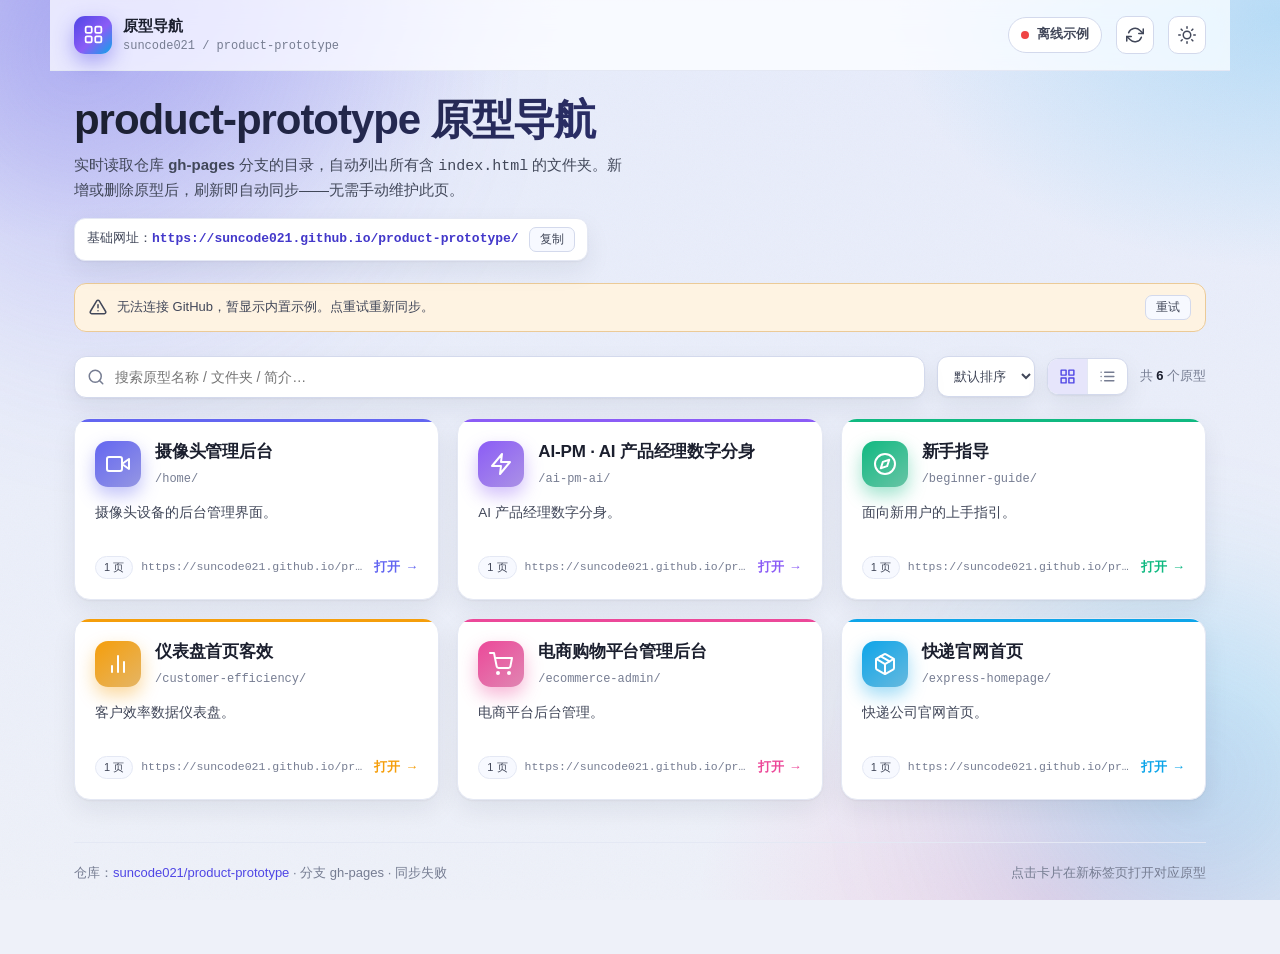
<file: index.html>
<!DOCTYPE html>
<html lang="zh-CN" data-theme="light">
<head>
<meta charset="UTF-8" />
<meta name="viewport" content="width=device-width, initial-scale=1.0" />
<title>product-prototype · 原型导航</title>
<meta name="description" content="个人原型仓库导航页，实时同步 gh-pages 分支下的原型文件夹。" />
<style>
  :root {
    --bg: #eef1f9;
    --bg2: #e7ecfb;
    --surface: #ffffff;
    --surface-2: #f7f9ff;
    --overlay: rgba(255, 255, 255, .72);
    --scrim: rgba(20, 22, 40, .42);
    --ink: #1b1f2e;
    --ink-soft: #414759;
    --muted: #767d92;
    --line: #e4e8f4;
    --line-strong: #d3d9ec;
    --brand: #4f46e5;
    --brand-ink: #4338ca;
    --success: #10b981;
    --warning: #f59e0b;
    --danger: #ef4444;
    --info: #0ea5e9;
    --shadow: 0 1px 2px rgba(16, 24, 40, .05), 0 10px 26px rgba(16, 24, 40, .07);
    --shadow-hover: 0 6px 14px rgba(16, 24, 40, .10), 0 22px 48px rgba(16, 24, 40, .16);
    --radius: 16px;
    --scroll-track: #e6eaf6;
    --scroll-thumb: #c2c9e4;
    --scroll-thumb-hover: #a7b0da;
  }
  [data-theme="dark"] {
    --bg: #0c0e1a;
    --bg2: #10132a;
    --surface: #161a2e;
    --surface-2: #1b2038;
    --overlay: rgba(22, 26, 46, .72);
    --scrim: rgba(0, 0, 0, .6);
    --ink: #eef1fb;
    --ink-soft: #c3c9de;
    --muted: #8b93b0;
    --line: #262c46;
    --line-strong: #333a5c;
    --brand: #8b8bff;
    --brand-ink: #a5a5ff;
    --shadow: 0 1px 2px rgba(0, 0, 0, .4), 0 12px 30px rgba(0, 0, 0, .5);
    --shadow-hover: 0 8px 18px rgba(0, 0, 0, .5), 0 26px 56px rgba(0, 0, 0, .62);
    --scroll-track: #141830;
    --scroll-thumb: #2f3760;
    --scroll-thumb-hover: #3d467a;
  }
  * { box-sizing: border-box; }
  html, body { margin: 0; padding: 0; }
  html { scroll-behavior: smooth; }
  body {
    font-family: -apple-system, BlinkMacSystemFont, "Segoe UI", "PingFang SC",
      "Hiragino Sans GB", "Microsoft YaHei", "Helvetica Neue", Arial, sans-serif;
    color: var(--ink); background: var(--bg); min-height: 100vh;
    -webkit-font-smoothing: antialiased; line-height: 1.55; overflow-x: hidden;
  }
  /* Layered animated background: aurora + mesh + grain */
  .bg { position: fixed; inset: 0; z-index: -2; overflow: hidden;
    background:
      radial-gradient(60% 55% at 8% -6%, color-mix(in srgb, var(--brand) 26%, transparent) 0%, transparent 60%),
      radial-gradient(52% 48% at 100% 2%, color-mix(in srgb, var(--info) 22%, transparent) 0%, transparent 58%),
      radial-gradient(46% 46% at 82% 100%, color-mix(in srgb, #ec4899 16%, transparent) 0%, transparent 60%),
      linear-gradient(180deg, var(--bg2), var(--bg));
  }
  .bg::before, .bg::after { content: ""; position: absolute; border-radius: 50%; filter: blur(70px); opacity: .5; }
  .bg::before { width: 46vw; height: 46vw; left: -8vw; top: -12vw;
    background: radial-gradient(circle at 30% 30%, color-mix(in srgb, var(--brand) 60%, transparent), transparent 70%);
    animation: drift1 22s ease-in-out infinite; }
  .bg::after { width: 40vw; height: 40vw; right: -10vw; bottom: -14vw;
    background: radial-gradient(circle at 60% 40%, color-mix(in srgb, var(--info) 55%, transparent), transparent 70%);
    animation: drift2 26s ease-in-out infinite; }
  @keyframes drift1 { 0%,100%{transform:translate(0,0)} 50%{transform:translate(6vw,4vw)} }
  @keyframes drift2 { 0%,100%{transform:translate(0,0)} 50%{transform:translate(-5vw,-3vw)} }
  .grain { position: fixed; inset: 0; z-index: -1; pointer-events: none; opacity: .035;
    background-image: url("data:image/svg+xml,%3Csvg xmlns='http://www.w3.org/2000/svg' width='140' height='140'%3E%3Cfilter id='n'%3E%3CfeTurbulence type='fractalNoise' baseFrequency='.85' numOctaves='2'/%3E%3C/filter%3E%3Crect width='100%25' height='100%25' filter='url(%23n)'/%3E%3C/svg%3E"); }

  /* Scrollbar in the artifact's own language */
  * { scrollbar-width: thin; scrollbar-color: var(--scroll-thumb) var(--scroll-track); }
  *::-webkit-scrollbar { width: 12px; height: 12px; }
  *::-webkit-scrollbar-track { background: var(--scroll-track); }
  *::-webkit-scrollbar-thumb { background: var(--scroll-thumb); border-radius: 999px; border: 3px solid var(--scroll-track); }
  *::-webkit-scrollbar-thumb:hover { background: var(--scroll-thumb-hover); }

  .wrap { max-width: 1180px; margin: 0 auto; padding: 40px 24px 72px; }

  /* Sticky top bar */
  .topbar { position: sticky; top: 0; z-index: 40; margin: -40px -24px 26px; padding: 14px 24px;
    display: flex; align-items: center; gap: 14px; flex-wrap: wrap;
    background: var(--overlay); backdrop-filter: saturate(140%) blur(12px);
    border-bottom: 1px solid var(--line); }
  .brand { display: flex; align-items: center; gap: 11px; margin-right: auto; }
  .logo { width: 38px; height: 38px; border-radius: 11px; display: grid; place-items: center; color: #fff;
    background: linear-gradient(135deg, var(--brand), #8b5cf6 55%, var(--info));
    box-shadow: 0 8px 20px color-mix(in srgb, var(--brand) 42%, transparent); }
  .brand .name { font-weight: 700; letter-spacing: -.01em; font-size: 15px; }
  .brand .repo { font-size: 12px; color: var(--muted); font-family: ui-monospace, Menlo, Consolas, monospace; }

  .status { display: inline-flex; align-items: center; gap: 8px; font-size: 12.5px; font-weight: 600;
    padding: 7px 12px; border-radius: 999px; border: 1px solid var(--line-strong); background: var(--surface); color: var(--ink-soft); }
  .status .dot { width: 8px; height: 8px; border-radius: 50%; background: var(--muted); }
  .status[data-s="live"] .dot { background: var(--success); box-shadow: 0 0 0 4px color-mix(in srgb, var(--success) 22%, transparent); animation: pulse 2s infinite; }
  .status[data-s="loading"] .dot { background: var(--info); animation: pulse 1s infinite; }
  .status[data-s="cache"] .dot { background: var(--warning); }
  .status[data-s="seed"] .dot, .status[data-s="error"] .dot { background: var(--danger); }
  @keyframes pulse { 0%,100%{opacity:1} 50%{opacity:.4} }

  .icon-btn { display: inline-grid; place-items: center; width: 38px; height: 38px; border-radius: 10px;
    border: 1px solid var(--line-strong); background: var(--surface); color: var(--ink-soft); cursor: pointer; transition: .16s; }
  .icon-btn:hover { color: var(--brand); border-color: color-mix(in srgb, var(--brand) 45%, var(--line-strong)); background: var(--surface-2); transform: translateY(-1px); }
  .icon-btn:active { transform: translateY(0); }
  .icon-btn.spin svg { animation: spin .8s linear infinite; }
  @keyframes spin { to { transform: rotate(360deg); } }
  .icon-btn:focus-visible, .seg button:focus-visible, input:focus-visible, select:focus-visible, a.card:focus-visible { outline: 3px solid color-mix(in srgb, var(--brand) 45%, transparent); outline-offset: 2px; }

  /* Hero */
  header.hero { margin-bottom: 22px; }
  h1 { font-size: clamp(27px, 4.4vw, 42px); margin: 6px 0 10px; letter-spacing: -.025em; line-height: 1.1;
    background: linear-gradient(120deg, var(--ink), color-mix(in srgb, var(--brand) 70%, var(--ink)));
    -webkit-background-clip: text; background-clip: text; -webkit-text-fill-color: transparent; }
  .sub { color: var(--ink-soft); font-size: 15px; max-width: 66ch; margin: 0 0 16px; }
  .baseurl { display: inline-flex; align-items: center; gap: 10px; flex-wrap: wrap; font-size: 13px;
    font-family: ui-monospace, Menlo, Consolas, monospace; color: var(--ink-soft);
    background: var(--surface); border: 1px solid var(--line); padding: 8px 12px; border-radius: 11px; box-shadow: var(--shadow); }
  .baseurl b { color: var(--brand-ink); font-weight: 600; }
  .mini-btn { cursor: pointer; border: 1px solid var(--line-strong); background: var(--surface-2); color: var(--ink-soft);
    border-radius: 7px; padding: 3px 10px; font-size: 12px; font-family: inherit; transition: .15s; }
  .mini-btn:hover { background: color-mix(in srgb, var(--brand) 12%, var(--surface)); color: var(--brand); }

  /* Toolbar */
  .toolbar { display: flex; align-items: center; gap: 12px; flex-wrap: wrap; margin: 24px 0 20px; }
  .search { position: relative; flex: 1 1 260px; }
  .search svg { position: absolute; left: 13px; top: 50%; transform: translateY(-50%); color: var(--muted); }
  .search input { width: 100%; padding: 12px 14px 12px 40px; font-size: 14px; font-family: inherit;
    border: 1px solid var(--line-strong); border-radius: 12px; background: var(--surface); color: var(--ink); box-shadow: var(--shadow); outline: none; transition: .15s; }
  .search input:focus { border-color: color-mix(in srgb, var(--brand) 50%, var(--line-strong)); box-shadow: 0 0 0 4px color-mix(in srgb, var(--brand) 15%, transparent); }
  select.sort { padding: 11px 12px; font-size: 13px; font-family: inherit; color: var(--ink-soft);
    border: 1px solid var(--line-strong); border-radius: 11px; background: var(--surface); cursor: pointer; box-shadow: var(--shadow); }
  .seg { display: inline-flex; border: 1px solid var(--line-strong); border-radius: 11px; overflow: hidden; background: var(--surface); box-shadow: var(--shadow); }
  .seg button { border: 0; background: transparent; color: var(--muted); padding: 9px 11px; cursor: pointer; display: grid; place-items: center; transition: .15s; }
  .seg button + button { border-left: 1px solid var(--line); }
  .seg button[aria-pressed="true"] { background: color-mix(in srgb, var(--brand) 14%, var(--surface)); color: var(--brand); }
  .count { font-size: 13px; color: var(--muted); white-space: nowrap; margin-left: auto; }
  .count b { color: var(--ink); }

  /* Grid */
  .grid { display: grid; grid-template-columns: repeat(auto-fill, minmax(320px, 1fr)); gap: 18px; }
  .grid.list { grid-template-columns: 1fr; }
  a.card { position: relative; display: flex; flex-direction: column; gap: 13px; background: var(--surface);
    border: 1px solid var(--line); border-radius: var(--radius); padding: 20px; text-decoration: none; color: inherit;
    box-shadow: var(--shadow); transition: transform .18s ease, box-shadow .18s ease, border-color .18s ease; overflow: hidden;
    animation: rise .5s cubic-bezier(.2,.7,.2,1) both; }
  @keyframes rise { from { opacity: 0; transform: translateY(14px); } to { opacity: 1; transform: none; } }
  a.card::before { content: ""; position: absolute; inset: 0 0 auto 0; height: 3px; background: var(--accent); }
  a.card::after { content: ""; position: absolute; right: -40px; top: -40px; width: 120px; height: 120px; border-radius: 50%;
    background: radial-gradient(circle, color-mix(in srgb, var(--accent) 20%, transparent), transparent 70%); opacity: 0; transition: opacity .25s; }
  a.card:hover { transform: translateY(-4px); box-shadow: var(--shadow-hover); border-color: color-mix(in srgb, var(--accent) 55%, var(--line)); }
  a.card:hover::after { opacity: 1; }
  .grid.list a.card { flex-direction: row; align-items: center; gap: 18px; padding: 16px 20px; }
  .grid.list .desc { min-height: 0; }
  .grid.list .card-body { flex: 1; }
  .card-top { display: flex; align-items: center; gap: 14px; }
  .icon { flex: none; width: 46px; height: 46px; border-radius: 13px; display: grid; place-items: center; color: #fff;
    background: linear-gradient(140deg, var(--accent), color-mix(in srgb, var(--accent) 55%, #000 8%));
    box-shadow: 0 8px 18px color-mix(in srgb, var(--accent) 40%, transparent); }
  .icon svg { width: 24px; height: 24px; }
  .card-title { font-size: 17px; font-weight: 650; letter-spacing: -.01em; margin: 0; }
  .folder { display: inline-block; margin-top: 3px; font-size: 12px; color: var(--muted); font-family: ui-monospace, Menlo, Consolas, monospace; }
  .desc { font-size: 13.5px; color: var(--ink-soft); margin: 0; min-height: 40px;
    display: -webkit-box; -webkit-line-clamp: 2; -webkit-box-orient: vertical; overflow: hidden; }
  .card-foot { display: flex; align-items: center; justify-content: space-between; gap: 10px; margin-top: auto; }
  .meta-left { display: flex; align-items: center; gap: 8px; min-width: 0; }
  .pill { font-size: 11px; color: var(--ink-soft); background: var(--surface-2); border: 1px solid var(--line); border-radius: 999px; padding: 2px 8px; white-space: nowrap; }
  .url { font-size: 11.5px; color: var(--muted); font-family: ui-monospace, Menlo, Consolas, monospace; white-space: nowrap; overflow: hidden; text-overflow: ellipsis; }
  .open { display: inline-flex; align-items: center; gap: 5px; font-size: 13px; font-weight: 650; color: var(--accent); white-space: nowrap; }
  .open .arrow { transition: transform .18s ease; }
  a.card:hover .open .arrow { transform: translateX(4px); }

  /* Skeleton */
  .sk { background: var(--surface); border: 1px solid var(--line); border-radius: var(--radius); padding: 20px; box-shadow: var(--shadow); }
  .sk .row { height: 14px; border-radius: 7px; margin: 10px 0; background: linear-gradient(90deg, var(--surface-2) 25%, var(--line) 37%, var(--surface-2) 63%); background-size: 400% 100%; animation: sh 1.3s ease infinite; }
  .sk .row.big { height: 46px; width: 46px; border-radius: 13px; }
  .sk .row.w60 { width: 60%; } .sk .row.w40 { width: 40%; } .sk .row.w80 { width: 80%; }
  @keyframes sh { 0%{background-position:100% 0} 100%{background-position:0 0} }

  .empty { display: none; text-align: center; color: var(--muted); padding: 56px 20px; font-size: 15px;
    background: var(--surface); border: 1px dashed var(--line-strong); border-radius: var(--radius); }
  .empty svg { color: var(--line-strong); margin-bottom: 10px; }

  .banner { display: none; align-items: center; gap: 10px; font-size: 13px; padding: 11px 14px; border-radius: 12px; margin-bottom: 16px;
    border: 1px solid color-mix(in srgb, var(--warning) 40%, var(--line)); background: color-mix(in srgb, var(--warning) 12%, var(--surface)); color: var(--ink-soft); }
  .banner.show { display: flex; }
  .banner button { margin-left: auto; }

  footer { margin-top: 42px; padding-top: 20px; border-top: 1px solid var(--line); color: var(--muted); font-size: 13px; display: flex; justify-content: space-between; flex-wrap: wrap; gap: 10px; }
  footer a { color: var(--brand); text-decoration: none; }
  footer a:hover { text-decoration: underline; }

  /* Toast */
  .toast { position: fixed; left: 50%; bottom: 26px; transform: translate(-50%, 20px); z-index: 80;
    background: var(--ink); color: var(--bg); font-size: 13.5px; font-weight: 600; padding: 11px 18px; border-radius: 12px;
    box-shadow: var(--shadow-hover); opacity: 0; pointer-events: none; transition: .28s cubic-bezier(.2,.7,.2,1); max-width: 90vw; }
  .toast.show { opacity: 1; transform: translate(-50%, 0); }

  @media (max-width: 620px) {
    .wrap { padding: 28px 15px 56px; }
    .topbar { margin: -28px -15px 22px; padding: 12px 15px; }
    .grid { grid-template-columns: 1fr; }
    .grid.list a.card { flex-direction: column; align-items: stretch; }
    .count { margin-left: 0; }
    .brand .repo { display: none; }
  }
  @media (prefers-reduced-motion: reduce) {
    *, *::before, *::after { animation: none !important; transition: none !important; scroll-behavior: auto !important; }
  }
</style>
</head>
<body>
  <div class="bg"></div>
  <div class="grain"></div>

  <div class="wrap">
    <div class="topbar">
      <div class="brand">
        <span class="logo">
          <svg width="21" height="21" viewBox="0 0 24 24" fill="none" stroke="currentColor" stroke-width="2" stroke-linecap="round" stroke-linejoin="round"><rect x="3" y="3" width="7" height="7" rx="1.5"/><rect x="14" y="3" width="7" height="7" rx="1.5"/><rect x="3" y="14" width="7" height="7" rx="1.5"/><rect x="14" y="14" width="7" height="7" rx="1.5"/></svg>
        </span>
        <span>
          <div class="name">原型导航</div>
          <div class="repo">suncode021 / product-prototype</div>
        </span>
      </div>
      <span class="status" id="status" data-s="idle" title="数据来源"><span class="dot"></span><span id="statusText">准备中…</span></span>
      <button class="icon-btn" id="refresh" type="button" title="重新同步仓库" aria-label="重新同步仓库">
        <svg width="18" height="18" viewBox="0 0 24 24" fill="none" stroke="currentColor" stroke-width="2" stroke-linecap="round" stroke-linejoin="round"><path d="M23 4v6h-6"/><path d="M1 20v-6h6"/><path d="M3.51 9a9 9 0 0 1 14.85-3.36L23 10M1 14l4.64 4.36A9 9 0 0 0 20.49 15"/></svg>
      </button>
      <button class="icon-btn" id="theme" type="button" title="切换主题" aria-label="切换深浅主题">
        <svg id="themeIcon" width="18" height="18" viewBox="0 0 24 24" fill="none" stroke="currentColor" stroke-width="2" stroke-linecap="round" stroke-linejoin="round"><circle cx="12" cy="12" r="5"/><line x1="12" y1="1" x2="12" y2="3"/><line x1="12" y1="21" x2="12" y2="23"/><line x1="4.22" y1="4.22" x2="5.64" y2="5.64"/><line x1="18.36" y1="18.36" x2="19.78" y2="19.78"/><line x1="1" y1="12" x2="3" y2="12"/><line x1="21" y1="12" x2="23" y2="12"/><line x1="4.22" y1="19.78" x2="5.64" y2="18.36"/><line x1="18.36" y1="5.64" x2="19.78" y2="4.22"/></svg>
      </button>
    </div>

    <header class="hero">
      <h1>product-prototype 原型导航</h1>
      <p class="sub">实时读取仓库 <b>gh-pages</b> 分支的目录，自动列出所有含 <code>index.html</code> 的文件夹。新增或删除原型后，刷新即自动同步——无需手动维护此页。</p>
      <div class="baseurl">
        <span>基础网址：<b id="baseText"></b></span>
        <button class="mini-btn" id="copyBase" type="button">复制</button>
      </div>
    </header>

    <div class="banner" id="banner">
      <svg width="18" height="18" viewBox="0 0 24 24" fill="none" stroke="currentColor" stroke-width="2" stroke-linecap="round" stroke-linejoin="round"><path d="M10.29 3.86 1.82 18a2 2 0 0 0 1.71 3h16.94a2 2 0 0 0 1.71-3L13.71 3.86a2 2 0 0 0-3.42 0z"/><line x1="12" y1="9" x2="12" y2="13"/><line x1="12" y1="17" x2="12.01" y2="17"/></svg>
      <span id="bannerText"></span>
      <button class="mini-btn" id="bannerRetry" type="button">重试</button>
    </div>

    <div class="toolbar">
      <label class="search">
        <svg width="18" height="18" viewBox="0 0 24 24" fill="none" stroke="currentColor" stroke-width="2" stroke-linecap="round" stroke-linejoin="round"><circle cx="11" cy="11" r="8"/><line x1="21" y1="21" x2="16.65" y2="16.65"/></svg>
        <input id="q" type="search" placeholder="搜索原型名称 / 文件夹 / 简介…" autocomplete="off" />
      </label>
      <select class="sort" id="sort" title="排序方式" aria-label="排序方式">
        <option value="default">默认排序</option>
        <option value="name">按名称</option>
        <option value="folder">按文件夹</option>
        <option value="pages">按页面数</option>
      </select>
      <div class="seg" role="group" aria-label="布局">
        <button id="viewGrid" type="button" aria-pressed="true" title="网格视图" aria-label="网格视图">
          <svg width="17" height="17" viewBox="0 0 24 24" fill="none" stroke="currentColor" stroke-width="2" stroke-linecap="round" stroke-linejoin="round"><rect x="3" y="3" width="7" height="7"/><rect x="14" y="3" width="7" height="7"/><rect x="3" y="14" width="7" height="7"/><rect x="14" y="14" width="7" height="7"/></svg>
        </button>
        <button id="viewList" type="button" aria-pressed="false" title="列表视图" aria-label="列表视图">
          <svg width="17" height="17" viewBox="0 0 24 24" fill="none" stroke="currentColor" stroke-width="2" stroke-linecap="round" stroke-linejoin="round"><line x1="8" y1="6" x2="21" y2="6"/><line x1="8" y1="12" x2="21" y2="12"/><line x1="8" y1="18" x2="21" y2="18"/><line x1="3" y1="6" x2="3.01" y2="6"/><line x1="3" y1="12" x2="3.01" y2="12"/><line x1="3" y1="18" x2="3.01" y2="18"/></svg>
        </button>
      </div>
      <span class="count">共 <b id="total">0</b> 个原型<span id="showingWrap">，显示 <b id="showing">0</b> 个</span></span>
    </div>

    <main class="grid" id="grid" aria-live="polite" aria-busy="true"></main>
    <div class="empty" id="empty">
      <svg width="40" height="40" viewBox="0 0 24 24" fill="none" stroke="currentColor" stroke-width="1.6" stroke-linecap="round" stroke-linejoin="round"><path d="M22 19a2 2 0 0 1-2 2H4a2 2 0 0 1-2-2V5a2 2 0 0 1 2-2h5l2 3h9a2 2 0 0 1 2 2z"/></svg>
      <div id="emptyText">没有匹配的原型。</div>
    </div>

    <footer>
      <span>仓库：<a href="https://github.com/suncode021/product-prototype/tree/gh-pages" target="_blank" rel="noopener">suncode021/product-prototype</a> · 分支 gh-pages · <span id="synced">尚未同步</span></span>
      <span>点击卡片在新标签页打开对应原型</span>
    </footer>
  </div>

  <div class="toast" id="toast" role="status" aria-live="polite"></div>

<script>
(function () {
  "use strict";

  // ---- Repo config: 所有链接与发现都基于此 ----
  const OWNER = "suncode021", REPO = "product-prototype", BRANCH = "gh-pages";
  const BASE = "https://" + OWNER + ".github.io/" + REPO + "/";
  const API_TREE = "https://api.github.com/repos/" + OWNER + "/" + REPO + "/git/trees/" + BRANCH + "?recursive=1";
  const raw = (p) => "https://raw.githubusercontent.com/" + OWNER + "/" + REPO + "/" + BRANCH + "/" + p;

  // 离线兜底种子（API 不可用且无缓存时展示，保证核心体验不空窗）
  const SEED = [
    { folder: "home", title: "摄像头管理后台", desc: "摄像头设备的后台管理界面。", pages: 1 },
    { folder: "ai-pm-ai", title: "AI-PM · AI 产品经理数字分身", desc: "AI 产品经理数字分身。", pages: 1 },
    { folder: "beginner-guide", title: "新手指导", desc: "面向新用户的上手指引。", pages: 1 },
    { folder: "customer-efficiency", title: "仪表盘首页客效", desc: "客户效率数据仪表盘。", pages: 1 },
    { folder: "ecommerce-admin", title: "电商购物平台管理后台", desc: "电商平台后台管理。", pages: 1 },
    { folder: "express-homepage", title: "快递官网首页", desc: "快递公司官网首页。", pages: 1 }
  ];

  const ASSET_DIRS = new Set(["assets","asset","static","common","css","js","img","images","image","fonts","font","vendor","lib","libs","shared","scripts","styles","media","public","dist","node_modules",".github",".git"]);

  // ---- Icons ----
  const ICONS = {
    video:'<path d="M23 7l-7 5 7 5V7z"/><rect x="1" y="5" width="15" height="14" rx="2"/>',
    zap:'<polygon points="13 2 3 14 12 14 11 22 21 10 12 10 13 2"/>',
    compass:'<circle cx="12" cy="12" r="10"/><polygon points="16.24 7.76 14.12 14.12 7.76 16.24 9.88 9.88 16.24 7.76"/>',
    chart:'<line x1="18" y1="20" x2="18" y2="10"/><line x1="12" y1="20" x2="12" y2="4"/><line x1="6" y1="20" x2="6" y2="14"/>',
    cart:'<circle cx="9" cy="21" r="1"/><circle cx="20" cy="21" r="1"/><path d="M1 1h4l2.68 13.39a2 2 0 0 0 2 1.61h9.72a2 2 0 0 0 2-1.61L23 6H6"/>',
    package:'<line x1="16.5" y1="9.4" x2="7.5" y2="4.21"/><path d="M21 16V8a2 2 0 0 0-1-1.73l-7-4a2 2 0 0 0-2 0l-7 4A2 2 0 0 0 3 8v8a2 2 0 0 0 1 1.73l7 4a2 2 0 0 0 2 0l7-4A2 2 0 0 0 21 16z"/><polyline points="3.27 6.96 12 12.01 20.73 6.96"/><line x1="12" y1="22.08" x2="12" y2="12"/>',
    globe:'<circle cx="12" cy="12" r="10"/><line x1="2" y1="12" x2="22" y2="12"/><path d="M12 2a15.3 15.3 0 0 1 4 10 15.3 15.3 0 0 1-4 10 15.3 15.3 0 0 1-4-10 15.3 15.3 0 0 1 4-10z"/>',
    layers:'<polygon points="12 2 2 7 12 12 22 7 12 2"/><polyline points="2 17 12 22 22 17"/><polyline points="2 12 12 17 22 12"/>',
    monitor:'<rect x="2" y="3" width="20" height="14" rx="2"/><line x1="8" y1="21" x2="16" y2="21"/><line x1="12" y1="17" x2="12" y2="21"/>',
    grid:'<rect x="3" y="3" width="7" height="7"/><rect x="14" y="3" width="7" height="7"/><rect x="3" y="14" width="7" height="7"/><rect x="14" y="14" width="7" height="7"/>',
    rocket:'<path d="M4.5 16.5c-1.5 1.26-2 5-2 5s3.74-.5 5-2c.71-.84.7-2.13-.09-2.91a2.18 2.18 0 0 0-2.91-.09z"/><path d="M12 15l-3-3a22 22 0 0 1 2-3.95A12.88 12.88 0 0 1 22 2c0 2.72-.78 7.5-6 11a22.35 22.35 0 0 1-4 2z"/><path d="M9 12H4s.55-3.03 2-4c1.62-1.08 5 0 5 0"/>',
    folder:'<path d="M22 19a2 2 0 0 1-2 2H4a2 2 0 0 1-2-2V5a2 2 0 0 1 2-2h5l2 3h9a2 2 0 0 1 2 2z"/>'
  };
  const PALETTE = ["#6366f1","#8b5cf6","#10b981","#f59e0b","#ec4899","#0ea5e9","#ef4444","#14b8a6"];
  const ICON_POOL = ["globe","layers","monitor","grid","rocket","folder","package","chart"];
  const RULES = [
    { re:/camera|摄像|监控|video|nvr|dvr/, icon:"video", accent:"#6366f1" },
    { re:/(^|[^a-z])ai([^a-z]|$)|pm|智能|分身|gpt|bot|llm|agent/, icon:"zap", accent:"#8b5cf6" },
    { re:/guide|新手|指导|onboard|help|doc|tutorial|入门/, icon:"compass", accent:"#10b981" },
    { re:/dash|仪表|客效|效率|chart|analytic|report|data|统计|bi/, icon:"chart", accent:"#f59e0b" },
    { re:/ecommerce|shop|电商|购物|mall|order|商品|cart|store/, icon:"cart", accent:"#ec4899" },
    { re:/express|快递|物流|delivery|ship|package|官网|homepage|landing/, icon:"package", accent:"#0ea5e9" }
  ];
  function hash(s){ let h=0; for(let i=0;i<s.length;i++){ h=(h*31+s.charCodeAt(i))>>>0; } return h; }
  function themeFor(folder, title){
    const key = (folder + " " + (title||"")).toLowerCase();
    for (const r of RULES) if (r.re.test(key)) return { icon:r.icon, accent:r.accent };
    const h = hash(folder);
    return { icon: ICON_POOL[h % ICON_POOL.length], accent: PALETTE[h % PALETTE.length] };
  }
  function svg(name){ return '<svg viewBox="0 0 24 24" fill="none" stroke="currentColor" stroke-width="2" stroke-linecap="round" stroke-linejoin="round">' + (ICONS[name]||ICONS.folder) + '</svg>'; }

  // ---- Utils ----
  const $ = (id) => document.getElementById(id);
  function esc(s){ return String(s).replace(/[&<>"']/g, c => ({ "&":"&amp;","<":"&lt;",">":"&gt;",'"':"&quot;","'":"&#39;" }[c])); }
  function decode(s){ const t=document.createElement("textarea"); t.innerHTML=s; return t.value; }
  const store = {
    get(k, d){ try { const v=localStorage.getItem("ppnav:"+k); return v==null?d:JSON.parse(v); } catch(e){ return d; } },
    set(k, v){ try { localStorage.setItem("ppnav:"+k, JSON.stringify(v)); } catch(e){} }
  };
  // 缓存版本：逻辑变更时清除陈旧数据（保留主题/布局/排序偏好）
  const CACHE_VER = 2;
  if (store.get("ver", 0) !== CACHE_VER){
    try { Object.keys(localStorage).filter(k => k.indexOf("ppnav:") === 0 && !/^ppnav:(theme|layout|sort)$/.test(k)).forEach(k => localStorage.removeItem(k)); } catch(e){}
    store.set("ver", CACHE_VER);
  }
  function ago(ts){ if(!ts) return "尚未同步"; const s=(Date.now()-ts)/1000;
    if(s<60) return "刚刚同步"; if(s<3600) return Math.floor(s/60)+" 分钟前同步";
    if(s<86400) return Math.floor(s/3600)+" 小时前同步"; return Math.floor(s/86400)+" 天前同步"; }
  let toastTimer;
  function toast(msg){ const t=$("toast"); t.textContent=msg; t.classList.add("show"); clearTimeout(toastTimer); toastTimer=setTimeout(()=>t.classList.remove("show"), 2200); }

  // ---- State ----
  const STATE = { items: [], source: "idle", lastSync: store.get("lastSync", 0), q: "",
    sort: store.get("sort","default"), layout: store.get("layout","grid") };

  // ---- Status / banner ----
  function setStatus(s, text){ STATE.source=s; const el=$("status"); el.dataset.s=s; $("statusText").textContent=text; }
  function showBanner(msg){ $("bannerText").textContent=msg; $("banner").classList.add("show"); }
  function hideBanner(){ $("banner").classList.remove("show"); }

  // ---- Discovery ----
  function deriveFolders(tree){
    const indexSha = new Map(), pages = new Map();
    for (const n of tree){
      if (n.type !== "blob") continue;
      const parts = n.path.split("/");
      if (parts.length < 2) continue;
      const top = parts[0];
      if (n.path.toLowerCase().endsWith(".html")) pages.set(top, (pages.get(top)||0)+1);
      if (parts.length === 2 && parts[1].toLowerCase() === "index.html") indexSha.set(top, n.sha);
    }
    return [...indexSha.keys()]
      .filter(d => !d.startsWith(".") && !ASSET_DIRS.has(d.toLowerCase()))
      .sort((a,b)=>a.localeCompare(b))
      .map(folder => ({ folder, sha: indexSha.get(folder), pages: pages.get(folder)||1 }));
  }

  async function fetchMeta(folder, sha){
    const ck = "meta:"+folder+":"+sha;
    const cached = store.get(ck, null);
    if (cached) return cached;
    let title = folder, desc = "", ok = false;
    try {
      const res = await fetch(raw(folder+"/index.html"), { cache: "no-cache" });
      if (res.ok){
        ok = true;
        const html = await res.text();
        const tm = html.match(/<title[^>]*>([\s\S]*?)<\/title>/i);
        if (tm) title = decode(tm[1].replace(/<[^>]+>/g,"").replace(/\s+/g," ").trim()) || folder;
        const dm = html.match(/<meta[^>]+name=["']description["'][^>]+content=["']([^"']*)["']/i)
                || html.match(/<meta[^>]+content=["']([^"']*)["'][^>]+name=["']description["']/i);
        if (dm) desc = decode(dm[1].trim());
        if (!desc){ const h1 = html.match(/<h1[^>]*>([\s\S]*?)<\/h1>/i); if (h1) desc = decode(h1[1].replace(/<[^>]+>/g,"").replace(/\s+/g," ").trim()); }
      }
    } catch(e){ /* keep folder as title; do not cache failures so next sync retries */ }
    const meta = { title, desc };
    if (ok) store.set(ck, meta);
    return meta;
  }

  async function mapPool(arr, size, fn){
    const out = new Array(arr.length); let i = 0;
    async function worker(){ while(i < arr.length){ const idx = i++; out[idx] = await fn(arr[idx], idx); } }
    await Promise.all(Array.from({length: Math.min(size, arr.length)}, worker));
    return out;
  }

  let syncing = false;
  async function sync(manual){
    if (syncing) return; syncing = true;
    const btn = $("refresh"); btn.classList.add("spin"); $("grid").setAttribute("aria-busy","true");
    setStatus("loading", "同步中…");
    try {
      const res = await fetch(API_TREE, { headers: { "Accept": "application/vnd.github+json" }, cache: "no-cache" });
      if (!res.ok){
        if (res.status === 403) throw new Error("RATE");
        throw new Error("HTTP "+res.status);
      }
      const data = await res.json();
      const folders = deriveFolders(data.tree || []);
      const items = await mapPool(folders, 5, async (f) => {
        const m = await fetchMeta(f.folder, f.sha);
        const th = themeFor(f.folder, m.title);
        return { folder: f.folder, title: m.title, desc: m.desc, pages: f.pages, icon: th.icon, accent: th.accent };
      });
      STATE.items = items; STATE.lastSync = Date.now();
      store.set("items", items); store.set("lastSync", STATE.lastSync);
      hideBanner();
      setStatus("live", "实时同步 · " + items.length + " 个");
      $("synced").textContent = ago(STATE.lastSync);
      render();
      if (manual) toast("已同步 · 共 " + items.length + " 个原型");
    } catch (err) {
      const cached = store.get("items", null);
      if (cached && cached.length){
        STATE.items = cached; setStatus("cache", "本地缓存");
        showBanner(err.message === "RATE" ? "GitHub API 访问频率受限，已显示上次缓存。稍后点重试。" : "无法连接 GitHub，已显示上次缓存结果。");
        render();
      } else {
        STATE.items = SEED.map(f => { const th = themeFor(f.folder, f.title); return Object.assign({}, f, th); });
        setStatus("seed", "离线示例");
        showBanner(err.message === "RATE" ? "GitHub API 访问频率受限，暂显示内置示例。稍后点重试。" : "无法连接 GitHub，暂显示内置示例。点重试重新同步。");
        render();
      }
      $("synced").textContent = STATE.lastSync ? ago(STATE.lastSync) : "同步失败";
      if (manual) toast("同步失败，已显示" + (cached && cached.length ? "缓存" : "示例"));
    } finally {
      syncing = false; btn.classList.remove("spin"); $("grid").setAttribute("aria-busy","false");
    }
  }

  // ---- Render ----
  function skeleton(){
    const g = $("grid"); g.className = "grid" + (STATE.layout==="list"?" list":"");
    g.innerHTML = Array.from({length:6}).map(()=>(
      '<div class="sk"><div class="row big"></div><div class="row w60"></div><div class="row w80"></div><div class="row w40"></div></div>'
    )).join("");
  }
  function currentList(){
    let list = STATE.items.slice();
    const kw = STATE.q.trim().toLowerCase();
    if (kw) list = list.filter(it => (it.title||"").toLowerCase().includes(kw) || it.folder.toLowerCase().includes(kw) || (it.desc||"").toLowerCase().includes(kw));
    if (STATE.sort === "name") list.sort((a,b)=>(a.title||"").localeCompare(b.title||"", "zh"));
    else if (STATE.sort === "folder") list.sort((a,b)=>a.folder.localeCompare(b.folder));
    else if (STATE.sort === "pages") list.sort((a,b)=>(b.pages||0)-(a.pages||0));
    return list;
  }
  function render(){
    const list = currentList();
    const g = $("grid"); g.className = "grid" + (STATE.layout==="list"?" list":"");
    $("total").textContent = STATE.items.length;
    $("showing").textContent = list.length;
    $("showingWrap").style.display = list.length === STATE.items.length ? "none" : "";
    if (!list.length){
      g.innerHTML = ""; $("empty").style.display = "block";
      $("emptyText").textContent = STATE.items.length ? "没有匹配的原型，换个关键词试试。" : "仓库中暂无含 index.html 的文件夹。";
      return;
    }
    $("empty").style.display = "none";
    g.innerHTML = list.map((it, i) => {
      const href = BASE + it.folder + "/";
      const delay = Math.min(i * 45, 400);
      return '<a class="card" href="'+href+'" target="_blank" rel="noopener" style="--accent:'+it.accent+';animation-delay:'+delay+'ms">'
        + '<div class="card-top"><span class="icon">'+svg(it.icon)+'</span>'
        + '<span class="card-body"><span class="card-title">'+esc(it.title)+'</span><br>'
        + '<span class="folder">/'+esc(it.folder)+'/</span></span></div>'
        + '<p class="desc">'+esc(it.desc || "原型项目")+'</p>'
        + '<div class="card-foot"><span class="meta-left">'
        + '<span class="pill">'+(it.pages||1)+' 页</span>'
        + '<span class="url" title="'+href+'">'+esc(href)+'</span></span>'
        + '<span class="open">打开 <span class="arrow">&rarr;</span></span></div></a>';
    }).join("");
  }

  // ---- Theme ----
  function applyTheme(t){
    document.documentElement.dataset.theme = t; store.set("theme", t);
    $("themeIcon").innerHTML = t === "dark"
      ? '<path d="M21 12.79A9 9 0 1 1 11.21 3 7 7 0 0 0 21 12.79z"/>'
      : '<circle cx="12" cy="12" r="5"/><line x1="12" y1="1" x2="12" y2="3"/><line x1="12" y1="21" x2="12" y2="23"/><line x1="4.22" y1="4.22" x2="5.64" y2="5.64"/><line x1="18.36" y1="18.36" x2="19.78" y2="19.78"/><line x1="1" y1="12" x2="3" y2="12"/><line x1="21" y1="12" x2="23" y2="12"/><line x1="4.22" y1="19.78" x2="5.64" y2="18.36"/><line x1="18.36" y1="5.64" x2="19.78" y2="4.22"/>';
  }
  function setLayout(v){ STATE.layout=v; store.set("layout", v); $("viewGrid").setAttribute("aria-pressed", v==="grid"); $("viewList").setAttribute("aria-pressed", v==="list"); render(); }

  // ---- Wire up ----
  $("baseText").textContent = BASE;
  $("sort").value = STATE.sort;
  applyTheme(store.get("theme", matchMedia && matchMedia("(prefers-color-scheme: dark)").matches ? "dark" : "light"));
  $("viewGrid").setAttribute("aria-pressed", STATE.layout==="grid");
  $("viewList").setAttribute("aria-pressed", STATE.layout==="list");

  $("q").addEventListener("input", (e)=>{ STATE.q = e.target.value; render(); });
  $("sort").addEventListener("change", (e)=>{ STATE.sort = e.target.value; store.set("sort", STATE.sort); render(); });
  $("refresh").addEventListener("click", ()=>sync(true));
  $("bannerRetry").addEventListener("click", ()=>sync(true));
  $("viewGrid").addEventListener("click", ()=>setLayout("grid"));
  $("viewList").addEventListener("click", ()=>setLayout("list"));
  $("theme").addEventListener("click", ()=>applyTheme(document.documentElement.dataset.theme==="dark"?"light":"dark"));
  $("copyBase").addEventListener("click", async ()=>{
    try { await navigator.clipboard.writeText(BASE); toast("已复制基础网址"); }
    catch(e){ toast("复制失败，请手动选择"); }
  });
  document.addEventListener("keydown", (e)=>{
    if (e.key === "/" && document.activeElement !== $("q")){ e.preventDefault(); $("q").focus(); }
    if ((e.key === "r" || e.key === "R") && !e.metaKey && !e.ctrlKey && document.activeElement.tagName !== "INPUT"){ sync(true); }
  });

  // ---- Boot: stale-while-revalidate ----
  const cached = store.get("items", null);
  if (cached && cached.length){ STATE.items = cached; setStatus("cache", "本地缓存"); render(); }
  else { skeleton(); }
  $("synced").textContent = ago(STATE.lastSync);
  sync(false);
  //  periodically refresh while the tab is visible (keeps it "auto" without hammering the API)
  setInterval(()=>{ if (document.visibilityState === "visible") sync(false); }, 5 * 60 * 1000);
  document.addEventListener("visibilitychange", ()=>{ if (document.visibilityState === "visible" && Date.now()-STATE.lastSync > 60*1000) sync(false); });
})();
</script>
</body>
</html>
</file>
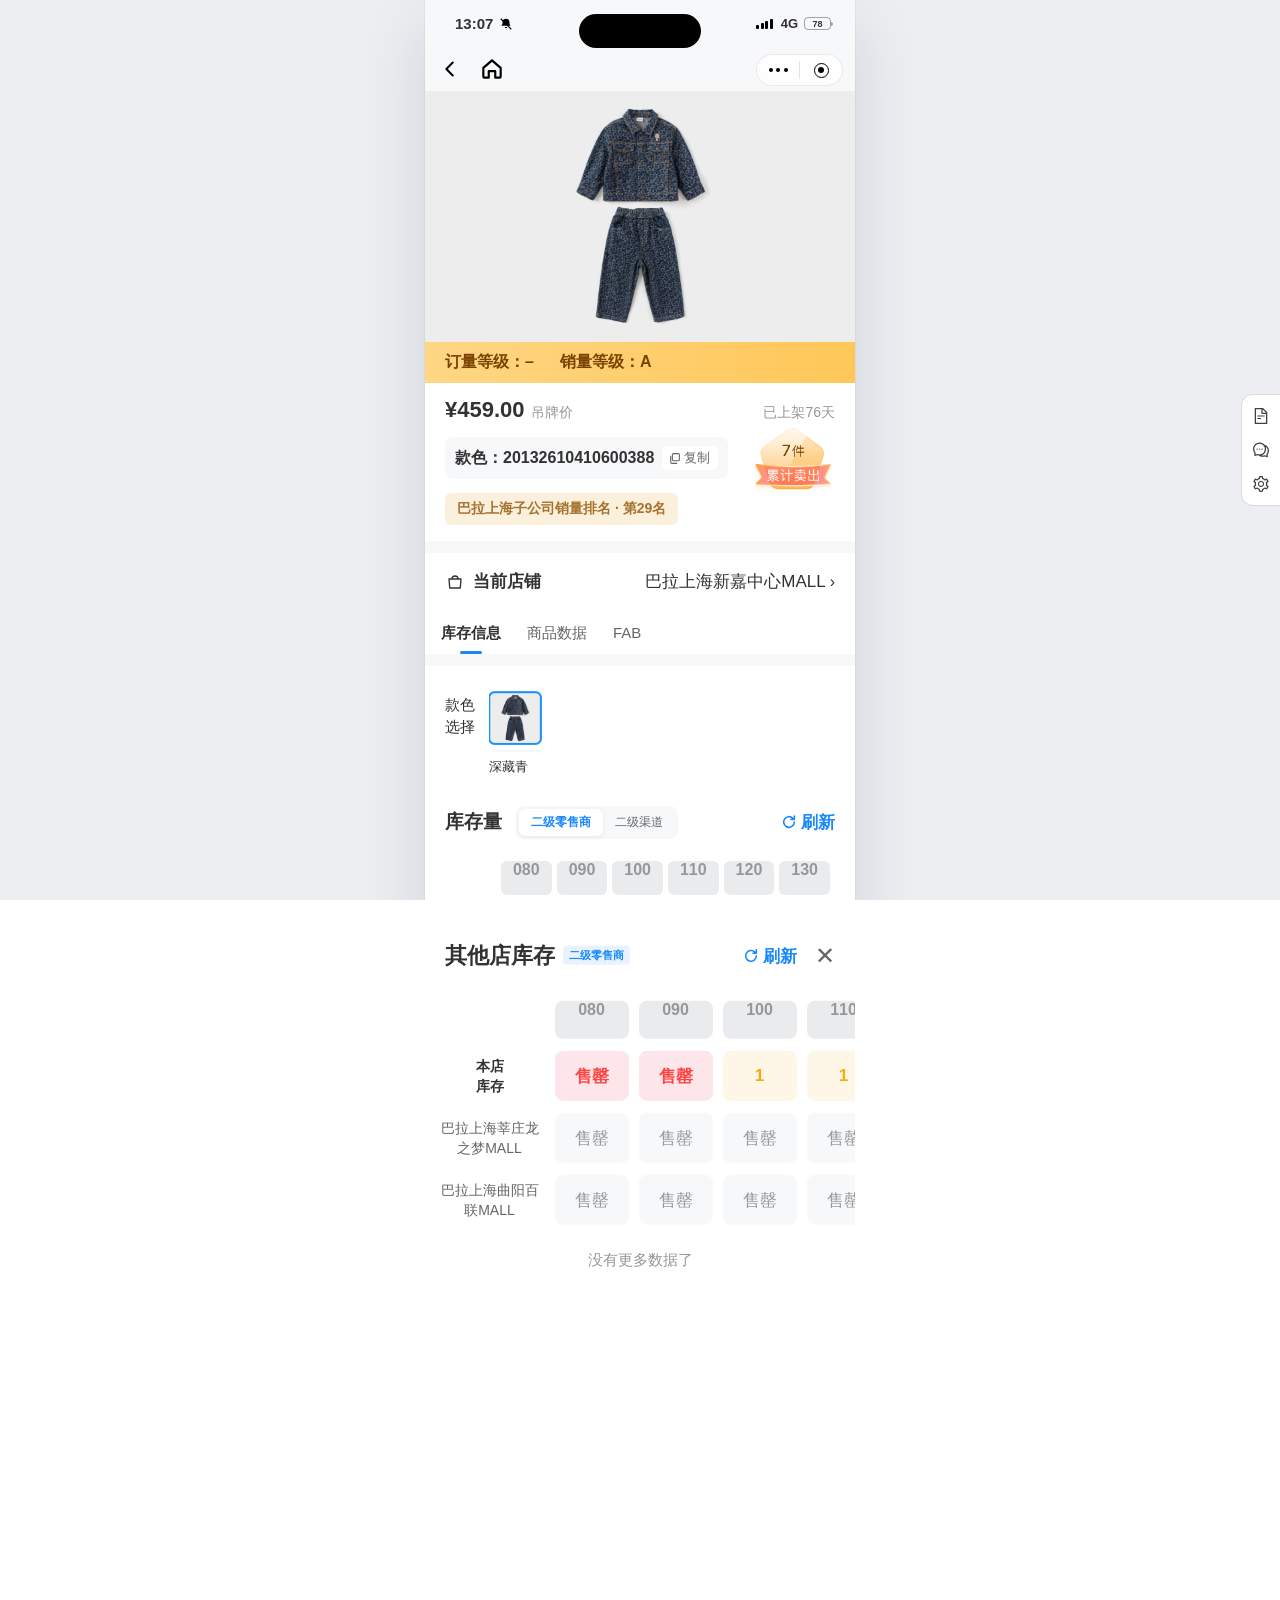
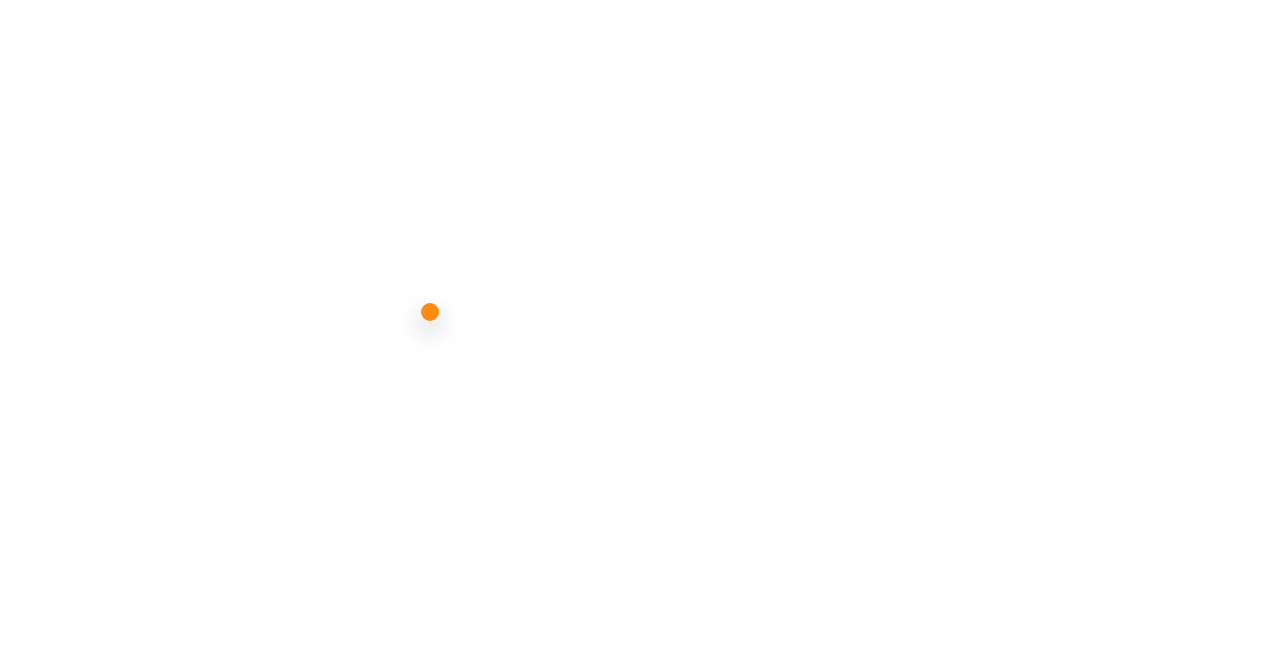
<file: 查商品增加FAB/index.html>
<!doctype html>
<html>
<head>
  <meta charset="utf-8">
  <title>门店商品详情（查商品）</title>
  <meta name="viewport" content="width=device-width,initial-scale=1">
  <style>
    html, body {
      box-sizing: border-box;
      width: 100%;
      margin: 0;
      padding: 0;
      min-height: 100%;
      height: 100%;
      overflow-x: hidden;
      overflow-y: auto;
    }
    #root {
      width: 100%;
      margin-left: auto;
      margin-right: auto;
      height: 100%;
      min-height: 100vh;
      overflow: visible;
    }
    body.is-element-page #root {
      width: 100vw;
      height: 100vh;
    }
  </style>
  <style>
.spd,.spd-overlay-root{--spd-text: #323233;--spd-text-2: #646566;--spd-text-3: #969799;--spd-blue: #1989fa;--spd-bg: #f7f8fa;color:var(--spd-text);font-family:PingFang SC,Helvetica Neue,Arial,sans-serif;-webkit-font-smoothing:antialiased}.spd{min-height:100vh;background:#eceef2}.spd,.spd *,.spd *:before,.spd *:after,.spd-overlay-root,.spd-overlay-root *,.spd-overlay-root *:before,.spd-overlay-root *:after{box-sizing:border-box;margin:0;padding:0}.spd,.spd-overlay-root{line-height:normal}.spd :where(button,input,textarea),.spd-overlay-root :where(button,input,textarea){font:inherit;color:inherit;letter-spacing:inherit}.spd-page{position:relative;width:min(430px,100vw);min-height:100vh;margin:0 auto;background:var(--spd-bg);box-shadow:0 0 0 1px #1118270a,0 24px 64px #1118271f}@media (max-width: 430px){.spd-page{box-shadow:none}}.spd-white{background:#fff}.spd-statusbar{position:relative;display:flex;align-items:center;justify-content:space-between;height:47px;padding:0 24px 0 30px}.spd-sb-left{display:flex;align-items:center;gap:6px;font-size:15px;font-weight:600}.spd-island{position:absolute;top:14px;left:50%;width:122px;height:34px;background:#000;border-radius:18px;transform:translate(-50%)}.spd-sb-right{display:flex;align-items:center;gap:6px;font-size:13px;font-weight:600}.spd-bars{display:flex;align-items:flex-end;gap:1.5px}.spd-bars i{width:3px;background:#000;border-radius:1px}.spd-bars i:nth-child(1){height:4px}.spd-bars i:nth-child(2){height:6px}.spd-bars i:nth-child(3){height:8px}.spd-bars i:nth-child(4){height:10px}.spd-battery{position:relative;display:flex;align-items:center;justify-content:center;width:27px;height:13px;border:1px solid rgb(0 0 0 / 35%);border-radius:4px}.spd-battery:after{content:"";position:absolute;top:3.5px;right:-3px;width:2px;height:4px;background:#00000059;border-radius:0 2px 2px 0}.spd-battery span{font-size:9px;font-weight:700}.spd-nav{position:relative;display:flex;align-items:center;height:44px;padding:0 14px}.spd-nav .spd-chev{width:22px;height:22px;margin-right:18px}.spd-nav .spd-home{width:26px;height:26px}.spd-capsule{position:absolute;top:7px;right:12px;display:flex;align-items:center;width:87px;height:32px;background:#ffffffd9;border:1px solid rgb(0 0 0 / 8%);border-radius:16px}.spd-capsule .spd-half{display:flex;flex:1;align-items:center;justify-content:center}.spd-capsule .spd-divider{width:1px;height:18px;background:#0000001a}.spd-dots{display:flex;gap:3.5px}.spd-dots i{width:4px;height:4px;background:#000;border-radius:50%}.spd-circle{display:flex;align-items:center;justify-content:center;width:15px;height:15px;border:1.6px solid #000;border-radius:50%}.spd-circle:after{content:"";width:6px;height:6px;background:#000;border-radius:50%}.spd-hero{display:flex;justify-content:center;padding:14px 0 12px;background:#ededed}.spd-hero img{width:150px;height:auto}.spd-banner{display:flex;gap:26px;padding:10px 20px;color:#794200;font-size:16px;font-weight:700;background:linear-gradient(90deg,#ffd684,#ffc758)}.spd-info{position:relative;padding:14px 20px 16px}.spd-price-row{display:flex;align-items:baseline}.spd-price{font-size:22px;font-weight:700}.spd-price-tag{margin-left:6px;color:var(--spd-text-3);font-size:14px}.spd-days{margin-left:auto;color:var(--spd-text-3);font-size:14px}.spd-sku-row{display:flex;align-items:center;margin-top:14px}.spd-sku-pill{display:inline-flex;align-items:center;padding:9px 10px;background:var(--spd-bg);border-radius:8px;font-size:16px;font-weight:600}.spd-copy-chip{display:inline-flex;align-items:center;gap:3px;margin-left:8px;padding:3px 8px 3px 6px;color:var(--spd-text-2);font-size:13px;font-weight:400;background:#fff;border:0;border-radius:6px;cursor:pointer}.spd-copy-chip svg{width:13px;height:13px}.spd-badge{position:absolute;top:44px;right:22px;width:78px}.spd-badge img{display:block;width:100%}.spd-rank-pill{display:inline-flex;margin-top:14px;padding:7px 12px;color:#a5722f;font-size:14px;font-weight:600;background:#fbf0dc;border-radius:6px}.spd-gap{height:12px}.spd-gap-sm{height:8px}.spd-shop{display:flex;align-items:center;padding:17px 20px;font-size:17px}.spd-shop svg{width:20px;height:18px;margin-right:8px}.spd-shop .spd-label{font-weight:700}.spd-shop .spd-name{display:flex;align-items:center;gap:4px;margin-left:auto}.spd-shop .spd-arrow{color:var(--spd-text);font-size:16px;font-weight:300}.spd-sku-select{display:flex;gap:14px;padding:20px 20px 6px}.spd-sku-select .spd-cap{padding-top:8px;color:var(--spd-text);font-size:15px;line-height:22px}.spd-thumb{width:56px}.spd-thumb img{display:block;width:100%;border-radius:8px}.spd-thumb .spd-t{margin-top:6px;color:var(--spd-text);font-size:13px;white-space:nowrap}.spd-stock{padding:10px 20px 20px}.spd-stock-head{display:flex;align-items:center;margin-top:14px}.spd-stock-head .spd-title{font-size:19px;font-weight:700}.spd-refresh{display:flex;align-items:center;gap:4px;margin-left:auto;color:var(--spd-blue);font-size:17px;font-weight:600;background:none;border:0;cursor:pointer}.spd-refresh svg{width:16px;height:16px}.spd-sizes{width:100%;margin-top:14px;border-collapse:separate;border-spacing:5px 8px;table-layout:fixed}.spd-sizes th{font-weight:400}.spd-sizes td,.spd-sizes th{text-align:center}.spd-sizes td.spd-rowlabel,.spd-sizes th.spd-rowlabel{width:46px}.spd-rowlabel{font-size:14px;line-height:20px;text-align:center}.spd-rowlabel.is-orange{color:#ab7b3e;font-weight:600}.spd-rowlabel.is-black{color:var(--spd-text);font-weight:700}.spd-rowlabel.is-gray{color:var(--spd-text-3)}.spd-cell{height:42px;border-radius:6px;font-size:17px;font-weight:600;vertical-align:middle}.spd-cell.is-head{height:34px;color:var(--spd-text-3);font-size:16px;font-weight:700;background:#eaebed}.spd-cell.is-sold{color:#f44;background:#fde6e9}.spd-cell.is-warn{color:#faab0c;background:#fef6e6}.spd-cell.is-good{color:#4caf50;background:#e9f7ee}.spd-cell.is-dim{color:var(--spd-text-3);font-weight:400;background:var(--spd-bg)}.spd-cell.is-empty{background:transparent}.spd-flame{width:34px}.spd-view-more{display:block;width:100%;margin-top:16px;padding:13px 0;color:var(--spd-blue);font-size:16px;font-weight:600;text-align:center;background:#e8f3ff;border:0;border-radius:8px;cursor:pointer}.spd-related{padding:20px 0}.spd-related .spd-rel-title{margin:0 20px 14px;font-size:19px;font-weight:700}.spd-rel-scroll{display:flex;gap:10px;padding:0 20px 4px;overflow-x:auto;scrollbar-width:none;-webkit-overflow-scrolling:touch}.spd-rel-scroll::-webkit-scrollbar{display:none}.spd-rel-card{flex:0 0 116px}.spd-rel-card img{display:block;width:116px;height:116px;object-fit:cover;background:#f0f0f0;border-radius:8px}.spd-rel-sku{margin-top:7px;overflow:hidden;color:var(--spd-text-2);font-size:11px;text-overflow:ellipsis;white-space:nowrap}.spd-rel-ticket{margin-top:3px;color:#fa8c16;font-size:12px;font-weight:600;border-radius:4px}.spd-rel-stock{display:inline-block;margin-top:5px;padding:2px 6px;font-size:11px;font-weight:600;border-radius:4px}.spd-rel-stock.is-in{color:#4caf50;background:#e9f7ee}.spd-rel-stock.is-out{color:#f44;background:#fde6e9}.spd-tabbar{position:sticky;top:0;z-index:6;background:#fff;transition:box-shadow .2s}.spd-tabbar.is-stuck{box-shadow:0 2px 10px #0000000f}.spd-ctx-bar{display:flex;align-items:center;gap:8px;max-height:0;padding:0 16px;overflow:hidden;opacity:0;transition:max-height .25s,opacity .2s,padding-top .25s}.spd-tabbar.is-stuck .spd-ctx-bar{max-height:34px;padding-top:10px;opacity:1}.spd-ctx-bar img{width:26px;height:26px;object-fit:cover;background:#f0f0f0;border-radius:6px}.spd-ctx-bar b{font-size:13px;font-weight:600}.spd-ctx-bar i{color:var(--spd-text-3);font-size:11px;font-style:normal}.spd-anchor-tabs{display:flex;gap:26px;padding:0 16px}.spd-anchor-tabs b{position:relative;padding:13px 0 11px;color:var(--spd-text-2);font-size:15px;line-height:20px;font-weight:400;white-space:nowrap;cursor:pointer;transition:color .2s}.spd-anchor-tabs b.is-on{color:var(--spd-text);font-weight:600}.spd-anchor-tabs b.is-on:after{content:"";position:absolute;bottom:0;left:50%;width:22px;height:3px;background:var(--spd-blue);border-radius:2px;transform:translate(-50%)}.spd-stock-head .spd-seg{margin-left:14px}.spd-seg{display:inline-flex;padding:3px;background:var(--spd-bg);border-radius:8px}.spd-seg b{padding:5px 12px;color:var(--spd-text-2);font-size:12px;font-weight:400;border-radius:6px;cursor:pointer}.spd-seg b.is-on{color:var(--spd-blue);font-weight:600;background:#fff;box-shadow:0 1px 4px #32323314}.spd-scope-tag{display:inline-block;margin-left:8px;padding:2px 6px;color:var(--spd-blue);font-size:11px;font-weight:600;vertical-align:4px;background:#e8f3ff;border-radius:4px}@keyframes spd-tflash{0%{background:#e8f3ff}to{background:transparent}}@keyframes spd-pulse{0%{opacity:1}to{opacity:.45}}.spd-flash{animation:spd-tflash 1s;border-radius:4px}.spd-ana{padding:4px 0 24px}.spd-skl{margin:18px 20px 4px}.spd-skl i{display:block;margin-bottom:12px;background:#f2f3f5;border-radius:8px;animation:spd-pulse 1s ease-in-out infinite alternate}.spd-sec-head{display:flex;align-items:center;padding:16px 20px 0}.spd-sec-t{font-size:17px;font-weight:700}.spd-sec-head .spd-seg{margin-left:auto}.spd-help-btn{flex:none;width:16px;height:16px;margin-left:6px;padding:0;color:var(--spd-text-3);font-size:11px;line-height:14px;text-align:center;background:none;border:1px solid #c8c9cc;border-radius:50%;cursor:pointer}.spd-rank-cards{display:flex;gap:10px;padding:12px 20px 0}.spd-rank-card{flex:1;min-width:0;padding:13px 12px 12px;background:#f7f9fc;border:1px solid #edf1f7;border-radius:12px}.spd-rc-head{display:flex;align-items:center;gap:4px;white-space:nowrap}.spd-rc-scope{padding:2px 5px;color:var(--spd-blue);font-size:11px;font-weight:700;background:#e8f3ff;border-radius:4px}.spd-rc-label{color:var(--spd-text-2);font-size:11px}.spd-rc-delta{margin-left:auto;color:var(--spd-text-3);font-size:11px;font-weight:600}.spd-rc-delta.is-up{color:#4caf50}.spd-rc-num{margin-top:6px;font-size:26px;font-weight:700;line-height:1.2}.spd-rc-num .spd-rc-u{margin-left:3px;color:var(--spd-text-2);font-size:12px;font-weight:400}.spd-rc-lvl{display:flex;gap:4px;margin-top:10px}.spd-rc-lvl i{flex:1;padding:3px 0;color:#c2c5cb;font-size:11px;font-style:normal;text-align:center;background:#fff;border-radius:4px}.spd-rc-lvl i.is-on{color:#fff;font-weight:700;background:#f44}.spd-m-grid{display:grid;grid-template-columns:repeat(2,1fr);row-gap:18px;padding:18px 20px 4px}.spd-m{text-align:center}.spd-m i{display:block;color:var(--spd-text-3);font-size:12px;font-style:normal}.spd-m b{display:block;margin-top:3px;font-size:16px;font-weight:700}.spd-m .spd-u{color:var(--spd-text-2);font-size:11px;font-weight:400}.spd-trend{position:relative;padding:18px 20px 0}.spd-trend-head{display:flex;align-items:center}.spd-trend-head .spd-tt{font-size:17px;font-weight:700}.spd-trend-head .spd-tt-sub{margin-left:4px;color:var(--spd-text-3);font-size:12px;font-weight:400}.spd-legend{display:flex;align-items:center;gap:12px;margin-left:auto;color:var(--spd-text-2);font-size:12px}.spd-legend em{display:inline-flex;align-items:center;gap:4px;font-style:normal;cursor:pointer}.spd-legend em:before{content:"";width:8px;height:8px;border-radius:2px}.spd-legend .spd-l1:before{background:#1989fa}.spd-legend .spd-l2:before{background:#4caf50}.spd-legend .spd-l3:before{background:#fa8c16}.spd-legend em.is-off{color:#c8c9cc}.spd-legend em.is-off:before{background:#d8d8d8}.spd-tip{position:absolute;z-index:5;padding:8px 11px;color:#fff;font-size:12px;line-height:1.8;white-space:nowrap;pointer-events:none;background:#323233eb;border-radius:8px;box-shadow:0 4px 12px #0000002e}.spd-tip .spd-td{margin-bottom:2px;font-weight:600}.spd-tip i{display:inline-block;width:7px;height:7px;margin-right:6px;border-radius:2px}.spd-tip b{float:right;margin-left:16px;font-weight:600}.spd-trend-svg{display:block;width:100%;margin-top:10px}.spd-fab{padding:18px 0 22px}.spd-fab-head{display:flex;align-items:baseline;padding:0 20px}.spd-fab-panel{margin:12px 20px 0;padding:14px 16px;background:#f7f9fc;border:1px solid #edf1f7;border-radius:12px}.spd-fab-text{color:var(--spd-text-2);font-size:14px;line-height:1.85;text-align:justify}.spd-fab-num{color:var(--spd-blue);font-weight:700}.spd-overlay-root{position:fixed;left:0;top:0;z-index:900;transform-origin:left top;pointer-events:none}.spd-overlay-root .spd-sheet,.spd-overlay-root .spd-help-mask{pointer-events:auto}.spd-mask{position:fixed;inset:0;z-index:10;background:#00000073;opacity:0;pointer-events:none;transition:opacity .2s}.spd-mask.is-open{opacity:1;pointer-events:auto}.spd-sheet{position:fixed;bottom:0;left:50%;z-index:11;width:min(430px,100vw);padding:22px 0 26px;overflow:hidden;background:#fff;border-radius:16px 16px 0 0;transform:translate(-50%,105%);transition:transform .25s}.spd-sheet.is-open{transform:translate(-50%)}.spd-sheet-head{display:flex;align-items:center;padding:0 20px 6px}.spd-sheet-head>*{flex:none}.spd-sheet-head .spd-st{font-size:22px;font-weight:700}.spd-sheet-head .spd-refresh{margin-left:auto}.spd-sheet-head .spd-close{margin-left:18px;padding:0;color:var(--spd-text-2);font-size:24px;font-weight:300;line-height:1;background:none;border:0;cursor:pointer}.spd-sheet-scroll{padding-top:12px;overflow-x:auto;scrollbar-width:none;-webkit-overflow-scrolling:touch}.spd-sheet-scroll::-webkit-scrollbar{display:none}.spd-sheet-tb{width:max-content;border-collapse:separate;border-spacing:10px 12px}.spd-sheet-tb .spd-slabel{position:sticky;left:0;z-index:1;width:110px;min-width:110px;max-width:110px;color:var(--spd-text-2);font-size:14px;line-height:20px;text-align:center;background:#fff}.spd-sheet-tb .spd-slabel.is-black{color:var(--spd-text);font-weight:700}.spd-sheet-tb .spd-scell{width:74px;height:50px;font-size:17px;font-weight:600;text-align:center;vertical-align:middle;border-radius:8px}.spd-sheet-tb .spd-scell.is-head{height:38px;color:var(--spd-text-3);font-size:16px;font-weight:700;background:#eaebed}.spd-sheet-tb .spd-scell.is-sold{color:#f44;background:#fde6e9}.spd-sheet-tb .spd-scell.is-warn{color:#faab0c;background:#fef6e6}.spd-sheet-tb .spd-scell.is-good{color:#4caf50;background:#e9f7ee}.spd-sheet-tb .spd-scell.is-dim{color:var(--spd-text-3);font-weight:400;background:var(--spd-bg)}.spd-sheet-foot{margin-top:14px;color:var(--spd-text-3);font-size:15px;text-align:center}.spd-help-mask{position:fixed;inset:0;z-index:20;display:none;align-items:center;justify-content:center;background:#00000073}.spd-help-mask.is-open{display:flex}.spd-help-box{width:min(300px,calc(100% - 48px));padding:22px 20px 18px;background:#fff;border-radius:14px}.spd-help-box h4{margin:0 0 12px;font-size:17px;font-weight:700;text-align:center}.spd-help-box p{margin:0 0 10px;color:var(--spd-text-2);font-size:14px;line-height:1.65}.spd-help-ok{display:block;margin:14px auto 0;padding:4px 20px;color:var(--spd-blue);font-size:16px;font-weight:600;background:none;border:0;cursor:pointer}

  </style>
</head>
<body>

  <script>
    (function () {
      var isComponent = false;
      if (document.body && (isComponent || window.location.pathname.includes('/components/'))) {
        document.body.classList.add('is-element-page');
      }
    })();
  </script>

  <div id="root"></div>

  
  <script src="./assets/react.production.min.js"></script>
  <script src="./assets/react-dom.production.min.js"></script>
  <script src="./assets/export-html-bootstrap.js"></script>

  <script>
    function waitForBootstrap(timeoutMs) {
      timeoutMs = timeoutMs || 10000;
      return new Promise(function (resolve, reject) {
        var startedAt = Date.now();
        function check() {
          if (window.HtmlTemplateBootstrap) {
            resolve(window.HtmlTemplateBootstrap);
            return;
          }
          if (Date.now() - startedAt >= timeoutMs) {
            reject(new Error('[Html Template] Bootstrap 初始化超时'));
            return;
          }
          setTimeout(check, 10);
        }
        check();
      });
    }

    function loadEntryScript(src) {
      return new Promise(function (resolve, reject) {
        var script = document.createElement('script');
        script.src = src;
        script.async = false;
        script.onload = function () { resolve(); };
        script.onerror = function () { reject(new Error('[Html Template] 入口脚本加载失败: ' + src)); };
        document.body.appendChild(script);
      });
    }

    async function bootstrapAndRender() {
      try {
        var bootstrap = await waitForBootstrap();
        var renderComponent = bootstrap.renderComponent;
        window.React = bootstrap.React;
        window.ReactDOM = bootstrap.ReactDOM;

        await loadEntryScript('./index.js');
        

        var Component = window.UserComponent && (window.UserComponent.Component || window.UserComponent.default || window.UserComponent);
        if (!Component) {
          throw new Error('[Html Template] 入口脚本未暴露 UserComponent');
        }

        renderComponent(Component);
      } catch (error) {
        console.error('[Html Template] 页面初始化失败:', error);
      }
    }

    bootstrapAndRender();
  </script>

</body>
</html>
</file>
